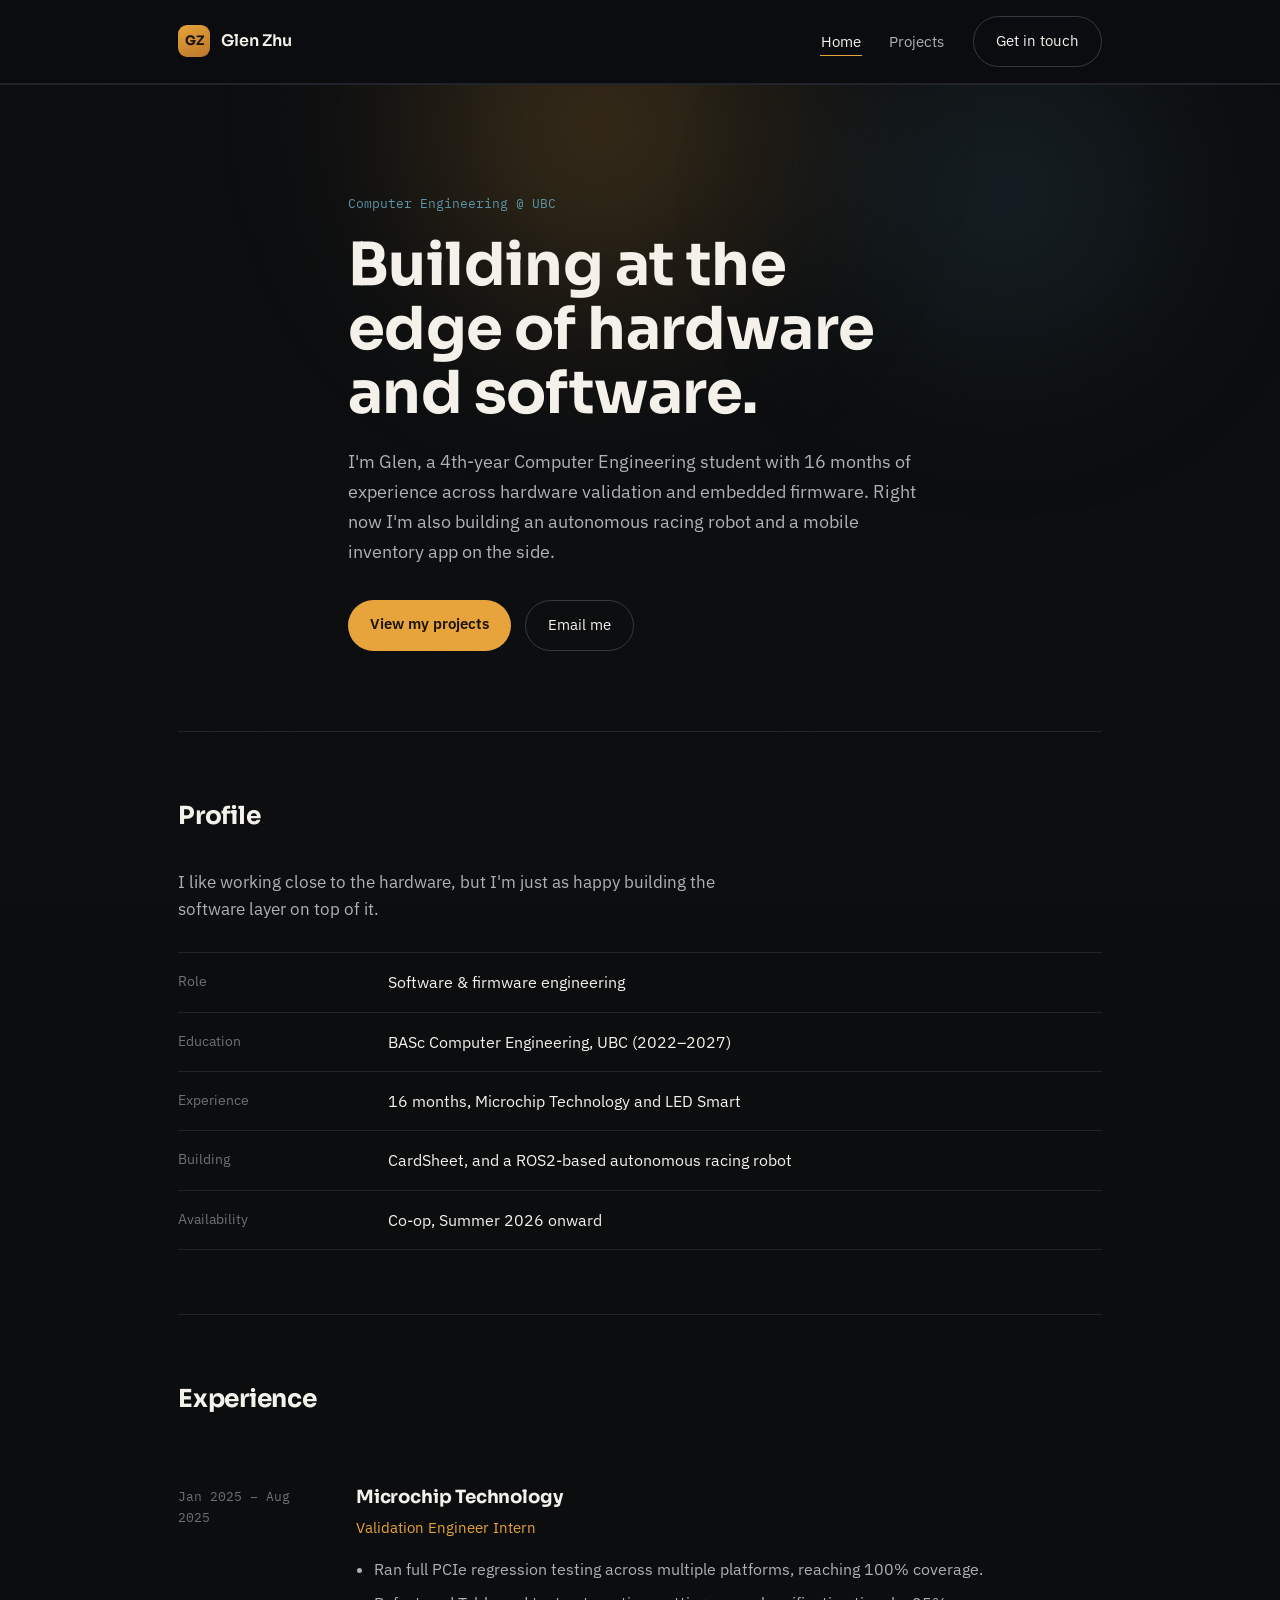
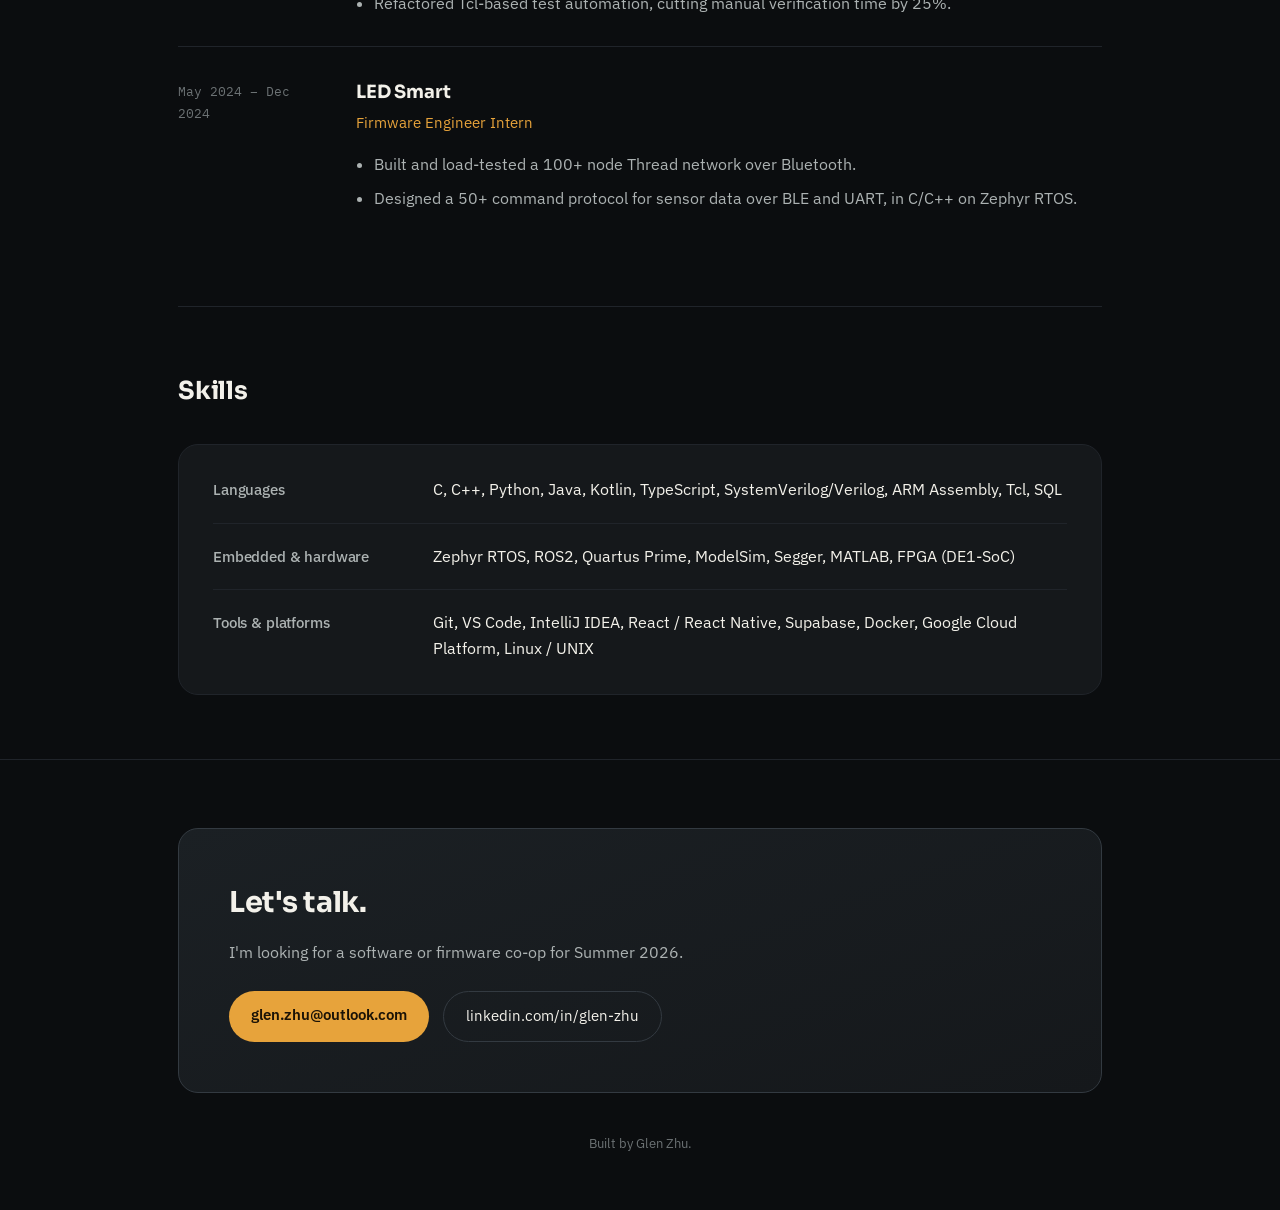
<file: index.html>
<!DOCTYPE html>
<html lang="en">
<head>
<meta charset="UTF-8">
<meta name="viewport" content="width=device-width, initial-scale=1.0">
<title>Glen Zhu – Computer Engineering Student</title>
<meta name="description" content="Portfolio of Glen Zhu, Computer Engineering student at UBC. Software and firmware development.">
<link rel="preconnect" href="https://fonts.googleapis.com">
<link rel="preconnect" href="https://fonts.gstatic.com" crossorigin>
<link href="https://fonts.googleapis.com/css2?family=Sora:wght@500;600;700;800&family=IBM+Plex+Sans:wght@400;500;600&family=IBM+Plex+Mono:wght@400;500&display=swap" rel="stylesheet">
<link rel="stylesheet" href="style.css">
</head>
<body>

<header class="site">
  <div class="barrow">
    <a class="brand" href="index.html">
      <span class="mark">GZ</span>
      <span class="full">Glen Zhu</span>
    </a>
    <nav class="primary">
      <button class="menu-btn" id="menuBtn" aria-label="Toggle navigation" aria-expanded="false">☰</button>
      <ul id="navList">
        <li><a class="navlink active" href="index.html">Home</a></li>
        <li><a class="navlink" href="projects.html">Projects</a></li>
      </ul>
      <a class="btn ghost" href="mailto:glen.zhu@outlook.com">Get in touch</a>
    </nav>
  </div>
</header>

<section class="hero">
  <div class="hero-glow g1"></div>
  <div class="hero-glow g2"></div>
  <div class="wrap hero-inner">
    <div class="kicker">Computer Engineering @ UBC</div>
    <h1 class="display">Building at the edge of hardware and software.</h1>
    <p class="subline">I'm Glen, a 4th-year Computer Engineering student with 16 months of experience across hardware validation and embedded firmware. Right now I'm also building an autonomous racing robot and a mobile inventory app on the side.</p>
    <div class="hero-links">
      <a class="btn solid" href="projects.html">View my projects</a>
      <a class="btn ghost" href="mailto:glen.zhu@outlook.com">Email me</a>
    </div>
  </div>
</section>

<main class="wrap">

  <section id="profile">
    <div class="section-head"><h2>Profile</h2></div>
    <p class="lede">I like working close to the hardware, but I'm just as happy building the software layer on top of it.</p>
    <div class="spec">
      <div class="spec-row"><span class="k">Role</span><span class="v">Software &amp; firmware engineering</span></div>
      <div class="spec-row"><span class="k">Education</span><span class="v">BASc Computer Engineering, UBC (2022–2027)</span></div>
      <div class="spec-row"><span class="k">Experience</span><span class="v">16 months, Microchip Technology and LED Smart</span></div>
      <div class="spec-row"><span class="k">Building</span><span class="v">CardSheet, and a ROS2-based autonomous racing robot</span></div>
      <div class="spec-row"><span class="k">Availability</span><span class="v">Co-op, Summer 2026 onward</span></div>
    </div>
  </section>

  <section id="experience">
    <div class="section-head"><h2>Experience</h2></div>
    <div class="timeline">
      <div class="job">
        <div class="job-when">Jan 2025 – Aug 2025</div>
        <div>
          <h3>Microchip Technology</h3>
          <div class="job-role">Validation Engineer Intern</div>
          <ul>
            <li>Ran full PCIe regression testing across multiple platforms, reaching 100% coverage.</li>
            <li>Refactored Tcl-based test automation, cutting manual verification time by 25%.</li>
          </ul>
        </div>
      </div>
      <div class="job">
        <div class="job-when">May 2024 – Dec 2024</div>
        <div>
          <h3>LED Smart</h3>
          <div class="job-role">Firmware Engineer Intern</div>
          <ul>
            <li>Built and load-tested a 100+ node Thread network over Bluetooth.</li>
            <li>Designed a 50+ command protocol for sensor data over BLE and UART, in C/C++ on Zephyr RTOS.</li>
          </ul>
        </div>
      </div>
    </div>
  </section>

  <section id="skills">
    <div class="section-head"><h2>Skills</h2></div>
    <div class="skills-panel">
      <div class="skill-row">
        <h3>Languages</h3>
        <p>C, C++, Python, Java, Kotlin, TypeScript, SystemVerilog/Verilog, ARM Assembly, Tcl, SQL</p>
      </div>
      <div class="skill-row">
        <h3>Embedded &amp; hardware</h3>
        <p>Zephyr RTOS, ROS2, Quartus Prime, ModelSim, Segger, MATLAB, FPGA (DE1-SoC)</p>
      </div>
      <div class="skill-row">
        <h3>Tools &amp; platforms</h3>
        <p>Git, VS Code, IntelliJ IDEA, React / React Native, Supabase, Docker, Google Cloud Platform, Linux / UNIX</p>
      </div>
    </div>
  </section>

</main>

<footer id="contact">
  <div class="wrap">
    <div class="contact-card">
      <h2>Let's talk.</h2>
      <p>I'm looking for a software or firmware co-op for Summer 2026.</p>
      <div class="contact-links">
        <a class="btn solid" href="mailto:glen.zhu@outlook.com">glen.zhu@outlook.com</a>
        <a class="btn ghost" href="https://linkedin.com/in/glen-zhu" target="_blank" rel="noopener">linkedin.com/in/glen-zhu</a>
      </div>
    </div>
    <p class="foot-note">Built by Glen Zhu.</p>
  </div>
</footer>

<script src="script.js"></script>
</body>
</html>
</file>
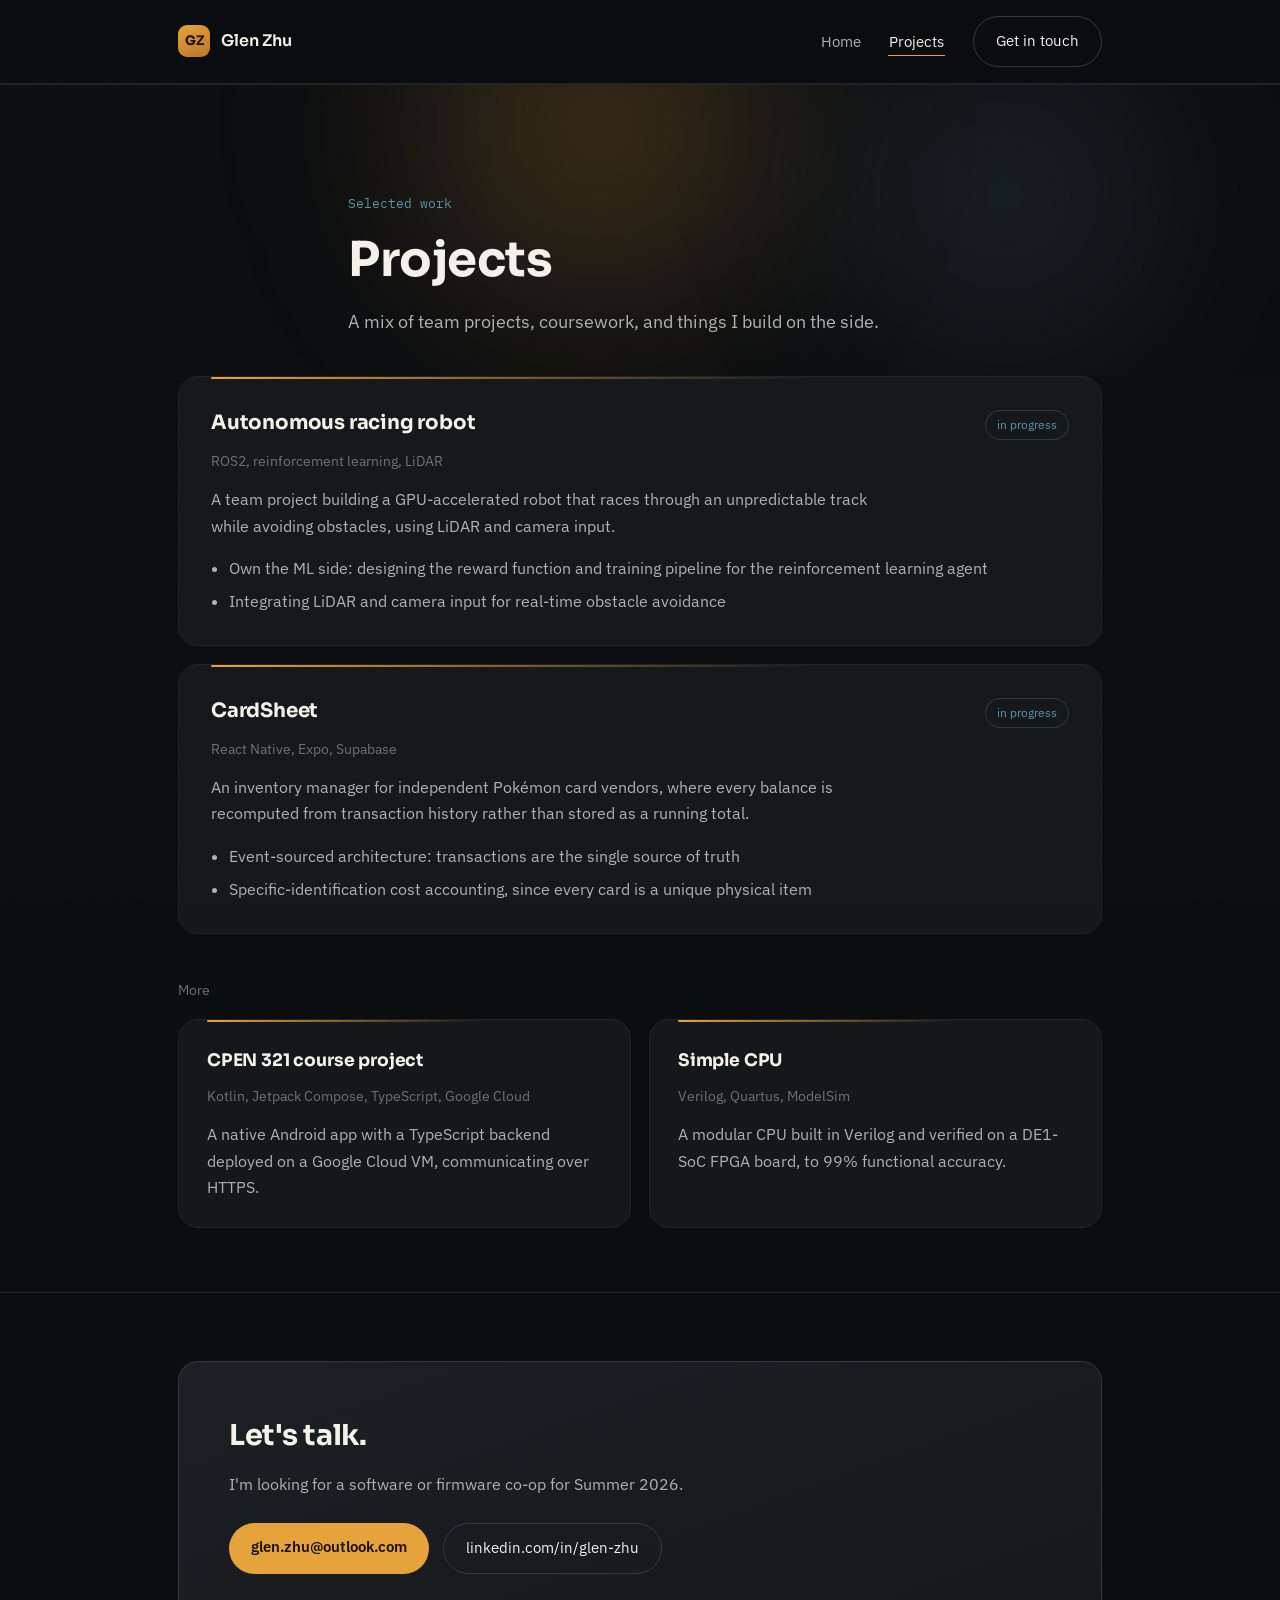
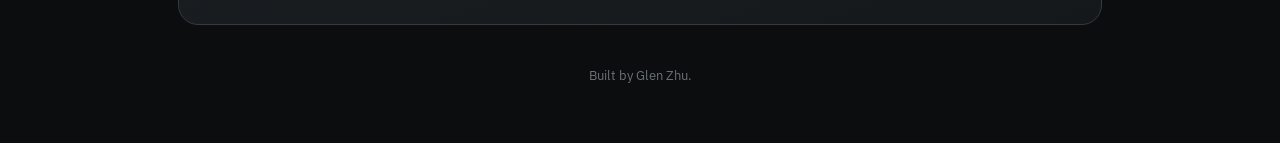
<file: projects.html>
<!DOCTYPE html>
<html lang="en">
<head>
<meta charset="UTF-8">
<meta name="viewport" content="width=device-width, initial-scale=1.0">
<title>Projects – Glen Zhu</title>
<meta name="description" content="Projects by Glen Zhu: an autonomous racing robot, a Pokémon inventory app, and more.">
<link rel="preconnect" href="https://fonts.googleapis.com">
<link rel="preconnect" href="https://fonts.gstatic.com" crossorigin>
<link href="https://fonts.googleapis.com/css2?family=Sora:wght@500;600;700;800&family=IBM+Plex+Sans:wght@400;500;600&family=IBM+Plex+Mono:wght@400;500&display=swap" rel="stylesheet">
<link rel="stylesheet" href="style.css">
</head>
<body>

<header class="site">
  <div class="barrow">
    <a class="brand" href="index.html">
      <span class="mark">GZ</span>
      <span class="full">Glen Zhu</span>
    </a>
    <nav class="primary">
      <button class="menu-btn" id="menuBtn" aria-label="Toggle navigation" aria-expanded="false">☰</button>
      <ul id="navList">
        <li><a class="navlink" href="index.html">Home</a></li>
        <li><a class="navlink active" href="projects.html">Projects</a></li>
      </ul>
      <a class="btn ghost" href="mailto:glen.zhu@outlook.com">Get in touch</a>
    </nav>
  </div>
</header>

<section class="hero" style="padding-bottom: 40px;">
  <div class="hero-glow g1"></div>
  <div class="hero-glow g2"></div>
  <div class="wrap hero-inner">
    <div class="kicker">Selected work</div>
    <h1 class="display" style="font-size: clamp(2.2rem, 4.2vw, 3rem);">Projects</h1>
    <p class="subline">A mix of team projects, coursework, and things I build on the side.</p>
  </div>
</section>

<main class="wrap">

  <section style="border-top: none; padding-top: 0;">
    <div class="proj-grid">

      <div class="project">
        <div class="project-top">
          <h3>Autonomous racing robot</h3>
          <span class="status">in progress</span>
        </div>
        <div class="stack">ROS2, reinforcement learning, LiDAR</div>
        <p class="desc">A team project building a GPU-accelerated robot that races through an unpredictable track while avoiding obstacles, using LiDAR and camera input.</p>
        <ul class="highlights">
          <li>Own the ML side: designing the reward function and training pipeline for the reinforcement learning agent</li>
          <li>Integrating LiDAR and camera input for real-time obstacle avoidance</li>
        </ul>
      </div>

      <div class="project">
        <div class="project-top">
          <h3>CardSheet</h3>
          <span class="status">in progress</span>
        </div>
        <div class="stack">React Native, Expo, Supabase</div>
        <p class="desc">An inventory manager for independent Pokémon card vendors, where every balance is recomputed from transaction history rather than stored as a running total.</p>
        <ul class="highlights">
          <li>Event-sourced architecture: transactions are the single source of truth</li>
          <li>Specific-identification cost accounting, since every card is a unique physical item</li>
        </ul>
      </div>

    </div>

    <div class="more-label">More</div>

    <div class="proj-grid compact">
      <div class="project">
        <div class="project-top"><h3>CPEN 321 course project</h3></div>
        <div class="stack">Kotlin, Jetpack Compose, TypeScript, Google Cloud</div>
        <p class="desc">A native Android app with a TypeScript backend deployed on a Google Cloud VM, communicating over HTTPS.</p>
      </div>

      <div class="project">
        <div class="project-top"><h3>Simple CPU</h3></div>
        <div class="stack">Verilog, Quartus, ModelSim</div>
        <p class="desc">A modular CPU built in Verilog and verified on a DE1-SoC FPGA board, to 99% functional accuracy.</p>
      </div>
    </div>
  </section>

</main>

<footer id="contact">
  <div class="wrap">
    <div class="contact-card">
      <h2>Let's talk.</h2>
      <p>I'm looking for a software or firmware co-op for Summer 2026.</p>
      <div class="contact-links">
        <a class="btn solid" href="mailto:glen.zhu@outlook.com">glen.zhu@outlook.com</a>
        <a class="btn ghost" href="https://linkedin.com/in/glen-zhu" target="_blank" rel="noopener">linkedin.com/in/glen-zhu</a>
      </div>
    </div>
    <p class="foot-note">Built by Glen Zhu.</p>
  </div>
</footer>

<script src="script.js"></script>
</body>
</html>
</file>
<file: style.css>
/* ---------------------------------------------------------
   Glen Zhu – portfolio
   Tokens
--------------------------------------------------------- */

:root{
  --bg: #0B0D0F;
  --bg-panel: #15181B;
  --bg-panel-2: #1B2024;
  --ink: #F3F1EA;
  --ink-soft: #ACB2B2;
  --ink-faint: #6C7274;
  --gold: #E7A33B;
  --teal: #5B93A6;
  --line: #20242A;
  --line-bright: #333A41;
  --radius-lg: 20px;
  --radius-md: 12px;
  --content-w: 980px;
}

*{ box-sizing: border-box; }
html{ scroll-behavior: smooth; }

@media (prefers-reduced-motion: reduce){
  html{ scroll-behavior: auto; }
  *{ animation: none !important; transition-duration: 0.001ms !important; }
}

body{
  margin: 0;
  background: var(--bg);
  color: var(--ink);
  font-family: 'IBM Plex Sans', system-ui, sans-serif;
  font-size: 16px;
  line-height: 1.65;
  -webkit-font-smoothing: antialiased;
  position: relative;
}

body::before{
  content: "";
  position: fixed;
  inset: 0;
  z-index: 5;
  pointer-events: none;
  opacity: 0.035;
  mix-blend-mode: overlay;
  background-image: url("data:image/svg+xml;utf8,<svg xmlns='http://www.w3.org/2000/svg'><filter id='n'><feTurbulence type='fractalNoise' baseFrequency='0.85' numOctaves='3' stitchTiles='stitch'/></filter><rect width='100%25' height='100%25' filter='url(%23n)'/></svg>");
}

h1, h2, h3{
  font-family: 'Sora', system-ui, sans-serif;
  margin: 0;
  color: var(--ink);
  letter-spacing: -0.01em;
}

p{ margin: 0; }
a{ color: inherit; }
::selection{ background: var(--gold); color: #14100A; }
:focus-visible{ outline: 2px solid var(--gold); outline-offset: 3px; }

.wrap{
  max-width: var(--content-w);
  margin: 0 auto;
  padding: 0 28px;
}

/* ---------------------------------------------------------
   Top bar
--------------------------------------------------------- */

header.site{
  position: sticky;
  top: 0;
  z-index: 50;
  background: rgba(11, 13, 15, 0.75);
  backdrop-filter: blur(10px);
  border-bottom: 1px solid var(--line);
}

.barrow{
  max-width: var(--content-w);
  margin: 0 auto;
  padding: 16px 28px;
  display: flex;
  align-items: center;
  justify-content: space-between;
}

.brand{
  display: flex;
  align-items: center;
  gap: 11px;
  text-decoration: none;
}

.brand .mark{
  width: 32px;
  height: 32px;
  border-radius: 9px;
  background: linear-gradient(155deg, var(--gold), #b9772a);
  color: #1A1206;
  font-family: 'Sora', sans-serif;
  font-weight: 700;
  font-size: 0.82rem;
  display: flex;
  align-items: center;
  justify-content: center;
}

.brand .full{
  font-family: 'Sora', sans-serif;
  font-weight: 600;
  font-size: 1rem;
  color: var(--ink);
}

nav.primary{ display: flex; align-items: center; gap: 28px; }

nav.primary ul{
  list-style: none;
  display: flex;
  gap: 26px;
  margin: 0;
  padding: 0;
}

nav.primary a.navlink{
  text-decoration: none;
  font-size: 0.93rem;
  color: var(--ink-soft);
  padding: 4px 1px;
  border-bottom: 1px solid transparent;
  transition: color 0.15s ease, border-color 0.15s ease;
}

nav.primary a.navlink:hover,
nav.primary a.navlink.active{
  color: var(--ink);
  border-color: var(--gold);
}

.menu-btn{
  display: none;
  background: none;
  border: 1px solid var(--line-bright);
  border-radius: 8px;
  color: var(--ink);
  width: 38px;
  height: 34px;
  cursor: pointer;
  font-size: 1rem;
}

/* ---------------------------------------------------------
   Buttons
--------------------------------------------------------- */

.btn{
  text-decoration: none;
  font-size: 0.93rem;
  padding: 12px 22px;
  border-radius: 999px;
  display: inline-block;
  transition: transform 0.15s ease, border-color 0.15s ease, box-shadow 0.15s ease;
}
.btn.solid{
  background: var(--gold);
  color: #1A1206;
  font-weight: 600;
}
.btn.solid:hover{ transform: translateY(-1px); box-shadow: 0 10px 24px -12px rgba(231, 163, 59, 0.55); }
.btn.ghost{ border: 1px solid var(--line-bright); color: var(--ink); }
.btn.ghost:hover{ border-color: var(--gold); }

/* ---------------------------------------------------------
   Page hero (shared shape, different content per page)
--------------------------------------------------------- */

.hero{
  position: relative;
  padding: 108px 0 80px;
  overflow: hidden;
}

.hero-glow{
  position: absolute;
  z-index: 0;
  pointer-events: none;
  filter: blur(90px);
}
.hero-glow.g1{
  width: 520px; height: 520px;
  top: -220px; left: 50%;
  transform: translateX(-58%);
  background: radial-gradient(circle, rgba(231,163,59,0.30), transparent 68%);
}
.hero-glow.g2{
  width: 420px; height: 420px;
  top: -100px; left: 62%;
  background: radial-gradient(circle, rgba(91,147,166,0.24), transparent 68%);
}

.hero-inner{ position: relative; z-index: 1; max-width: 640px; }

.kicker{
  font-family: 'IBM Plex Mono', monospace;
  font-size: 0.82rem;
  color: var(--teal);
  margin-bottom: 20px;
}

h1.display{
  font-size: clamp(2.5rem, 5vw, 3.7rem);
  line-height: 1.08;
  font-weight: 700;
}

.subline{
  margin-top: 20px;
  font-size: 1.14rem;
  color: var(--ink-soft);
  max-width: 52ch;
}

.hero-links{
  margin-top: 34px;
  display: flex;
  gap: 14px;
  flex-wrap: wrap;
}

/* ---------------------------------------------------------
   Sections
--------------------------------------------------------- */

section{
  padding: 64px 0;
  border-top: 1px solid var(--line);
  position: relative;
  z-index: 1;
}

.section-head{ margin-bottom: 32px; }
.section-head h2{ font-size: 1.55rem; }
.section-sub{ color: var(--ink-soft); margin-top: 8px; max-width: 56ch; }

/* Profile */

.lede{
  color: var(--ink-soft);
  max-width: 58ch;
  font-size: 1.05rem;
  margin: 0 0 28px;
}

.spec{ border-top: 1px solid var(--line); }
.spec-row{
  display: grid;
  grid-template-columns: 190px 1fr;
  gap: 20px;
  padding: 16px 0;
  border-bottom: 1px solid var(--line);
}
.spec-row .k{ font-size: 0.9rem; color: var(--ink-faint); }
.spec-row .v{ color: var(--ink); }

/* Experience timeline */

.timeline{ display: flex; flex-direction: column; }

.job{
  display: grid;
  grid-template-columns: 150px 1fr;
  gap: 28px;
  padding: 30px 0;
  border-bottom: 1px solid var(--line);
}
.job:last-child{ border-bottom: none; }

.job-when{
  font-family: 'IBM Plex Mono', monospace;
  font-size: 0.8rem;
  color: var(--ink-faint);
  padding-top: 4px;
}

.job h3{ font-size: 1.14rem; }
.job .job-role{ font-size: 0.93rem; color: var(--gold); margin-top: 4px; }
.job ul{ margin: 15px 0 0; padding-left: 18px; color: var(--ink-soft); }
.job li + li{ margin-top: 8px; }

/* Skills */

.skills-panel{
  background: var(--bg-panel);
  border: 1px solid var(--line);
  border-radius: var(--radius-lg);
  padding: 32px 34px;
}

.skill-row{ display: grid; grid-template-columns: 200px 1fr; gap: 20px; align-items: baseline; }
.skill-row + .skill-row{ margin-top: 20px; padding-top: 20px; border-top: 1px solid var(--line); }
.skill-row h3{ font-size: 0.92rem; font-weight: 500; color: var(--ink-soft); font-family: 'IBM Plex Sans', sans-serif; }
.skill-row p{ color: var(--ink); font-size: 0.98rem; }

/* Projects */

.proj-grid{ display: flex; flex-direction: column; gap: 18px; }

.project{
  background: var(--bg-panel);
  border: 1px solid var(--line);
  border-radius: var(--radius-lg);
  padding: 30px 32px;
  position: relative;
}

.project::before{
  content: "";
  position: absolute;
  top: 0; left: 32px; right: 32px;
  height: 2px;
  background: linear-gradient(90deg, var(--gold), transparent 70%);
  border-radius: 2px;
}

.project-top{
  display: flex;
  align-items: baseline;
  justify-content: space-between;
  gap: 12px;
  flex-wrap: wrap;
}
.project h3{ font-size: 1.24rem; }

.status{
  font-size: 0.75rem;
  color: var(--teal);
  border: 1px solid var(--line-bright);
  padding: 4px 11px;
  border-radius: 999px;
  white-space: nowrap;
}

.stack{ color: var(--ink-faint); font-size: 0.85rem; margin-top: 10px; }
.project .desc{ margin-top: 14px; color: var(--ink-soft); max-width: 66ch; }

.project ul.highlights{
  margin: 16px 0 0;
  padding-left: 18px;
  color: var(--ink-soft);
}
.project ul.highlights li + li{ margin-top: 7px; }

.proj-grid.compact{
  display: grid;
  grid-template-columns: 1fr 1fr;
  gap: 18px;
}
.proj-grid.compact .project{ padding: 26px 28px; }
.proj-grid.compact .project::before{ left: 28px; right: 28px; }
.proj-grid.compact h3{ font-size: 1.08rem; }

.more-label{
  font-size: 0.9rem;
  color: var(--ink-faint);
  margin: 44px 0 18px;
}

/* Contact footer */

footer{ padding: 68px 0 56px; border-top: 1px solid var(--line); position: relative; z-index: 1; }

.contact-card{
  background: linear-gradient(160deg, var(--bg-panel-2), var(--bg-panel));
  border: 1px solid var(--line-bright);
  border-radius: var(--radius-lg);
  padding: 50px;
}

footer h2{ font-size: 1.8rem; max-width: 16ch; }
footer .contact-card p{ color: var(--ink-soft); margin-top: 12px; max-width: 50ch; }
.contact-links{ margin-top: 26px; display: flex; gap: 14px; flex-wrap: wrap; }
.foot-note{ margin-top: 40px; font-size: 0.82rem; color: var(--ink-faint); text-align: center; }

/* ---------------------------------------------------------
   Mobile
--------------------------------------------------------- */

@media (max-width: 760px){
  .job{ grid-template-columns: 1fr; gap: 8px; }
  .spec-row{ grid-template-columns: 1fr; gap: 4px; }
  .skill-row{ grid-template-columns: 1fr; gap: 6px; }
  .proj-grid.compact{ grid-template-columns: 1fr; }
  .contact-card{ padding: 32px 26px; }
  .project{ padding: 26px 22px; }
}

@media (max-width: 640px){
  nav.primary ul{
    position: fixed;
    inset: 64px 0 auto 0;
    background: var(--bg-panel);
    border-bottom: 1px solid var(--line);
    flex-direction: column;
    padding: 18px 28px 22px;
    gap: 2px;
    transform: translateY(-120%);
    transition: transform 0.2s ease;
  }
  nav.primary ul.open{ transform: translateY(0); }
  nav.primary a.navlink{ display: block; padding: 10px 0; }
  nav.primary .btn{ display: none; }
  .menu-btn{ display: block; }
  .hero-glow{ display: none; }
}
</file>
